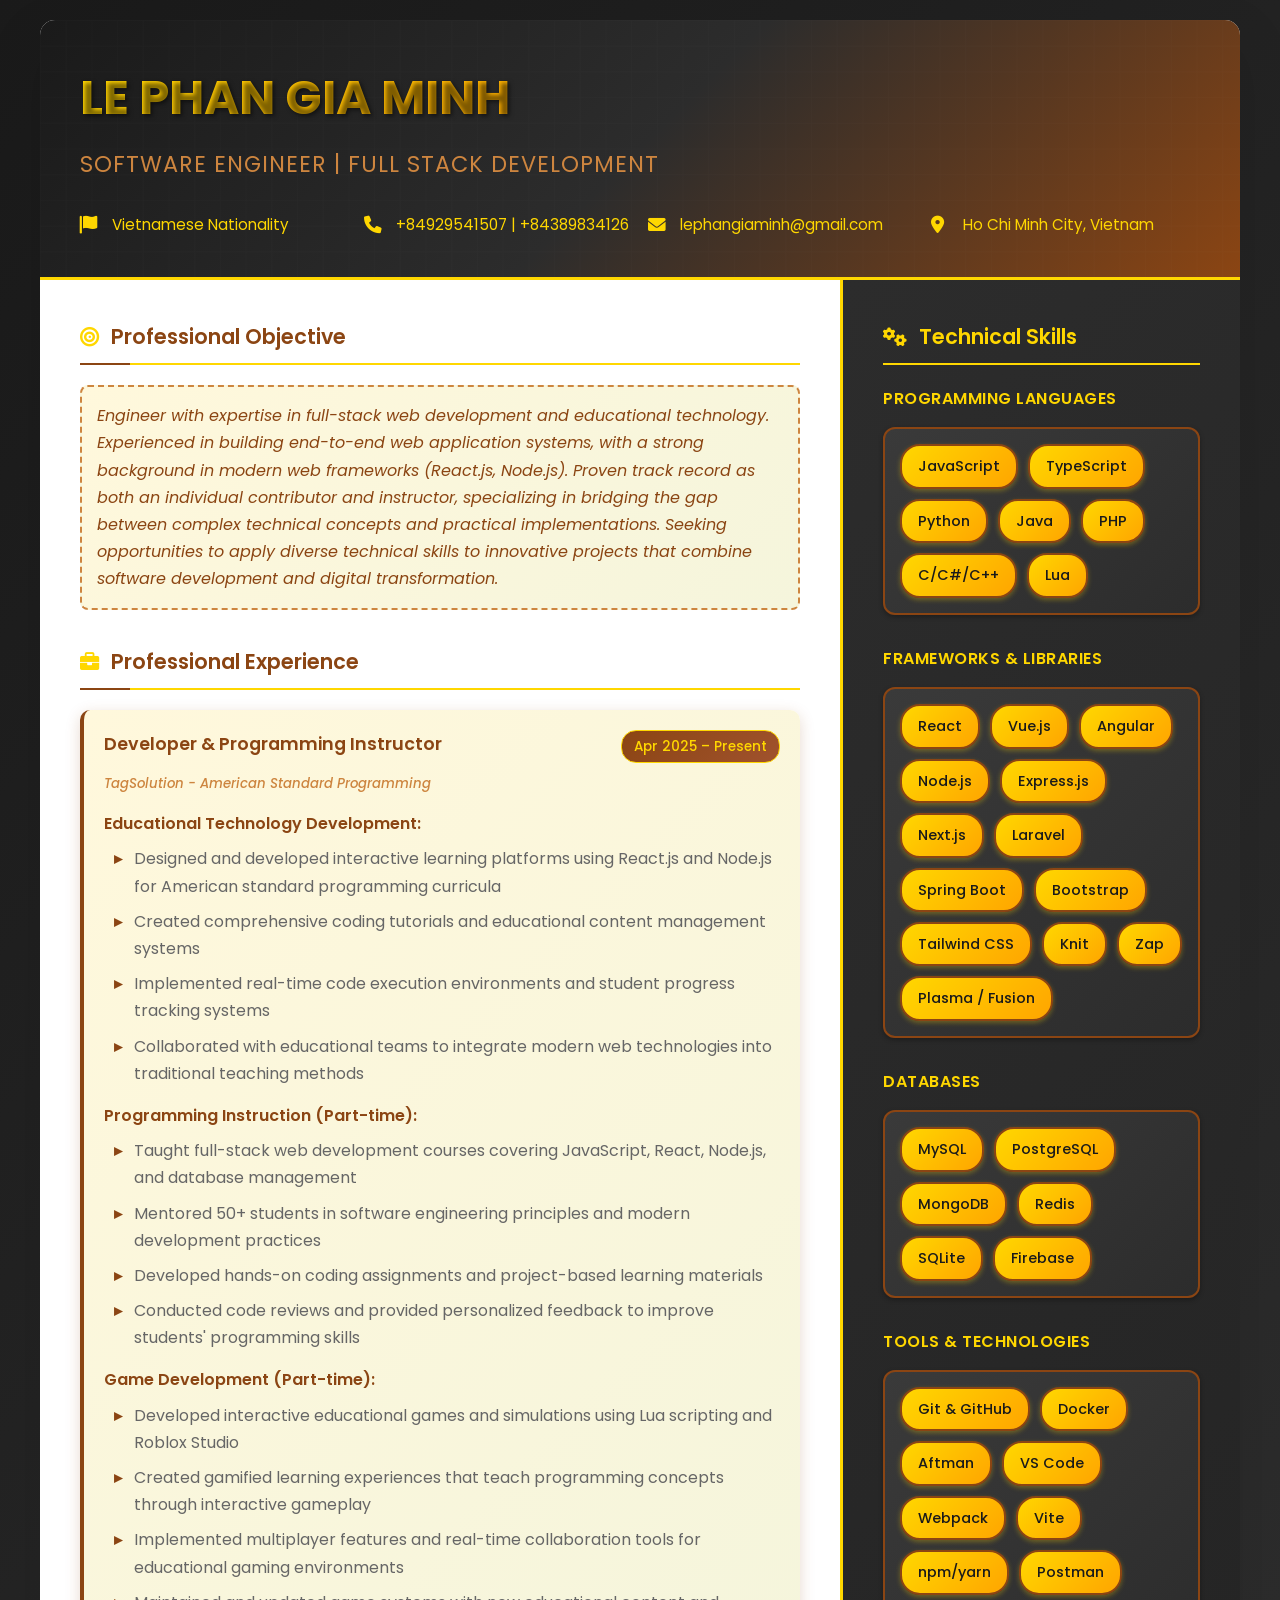
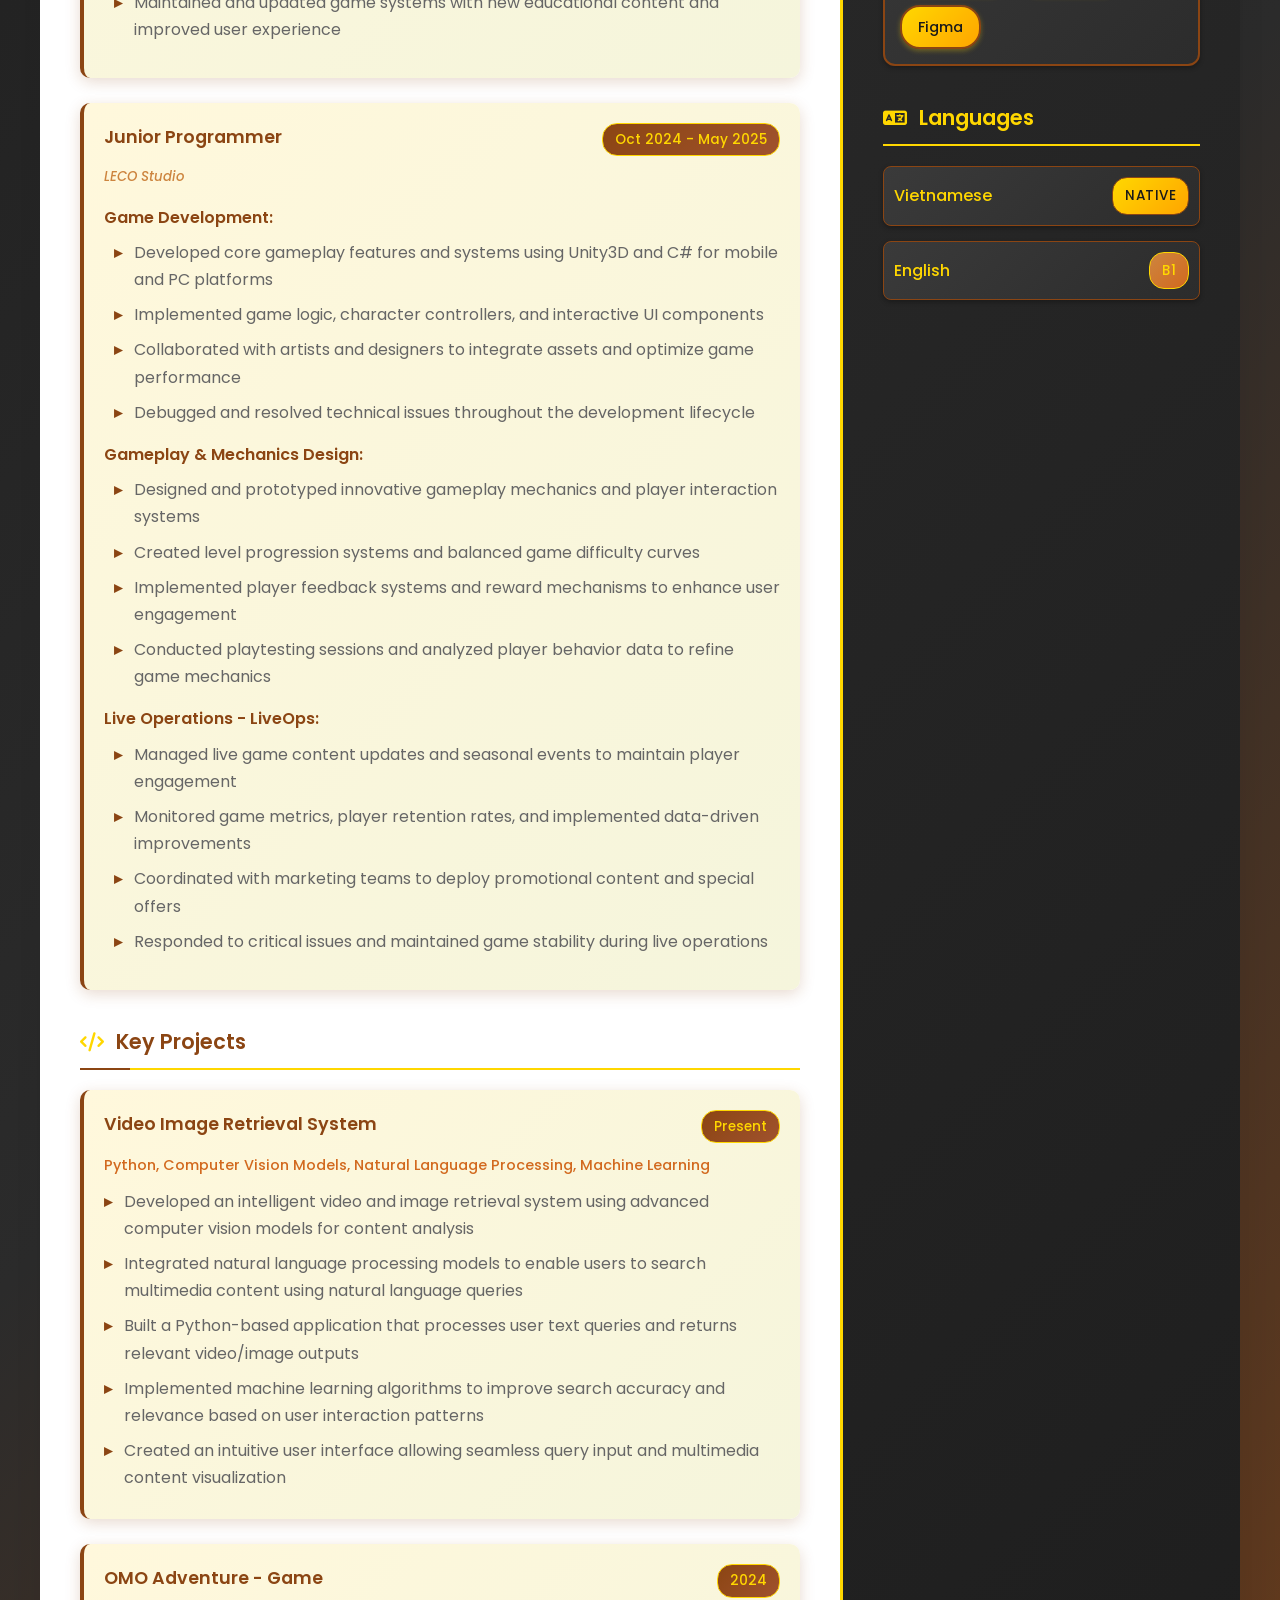
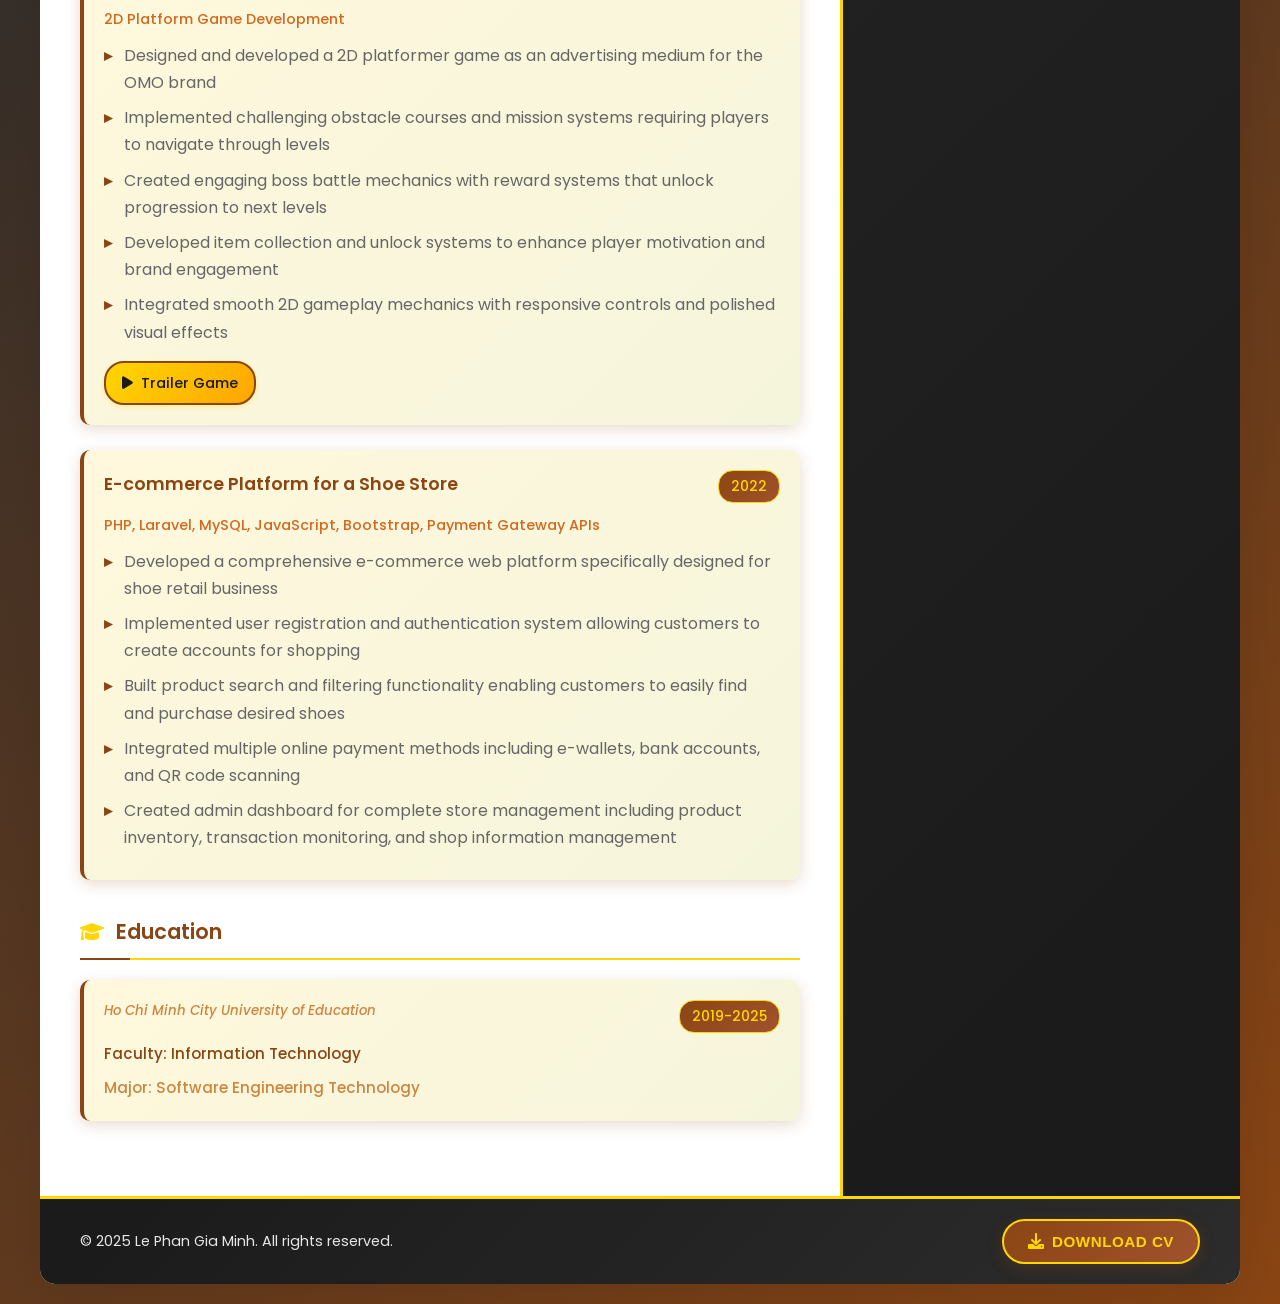
<file: index.html>
<!DOCTYPE html>
<html lang="vi">
<head>
    <meta charset="UTF-8">
    <meta name="viewport" content="width=device-width, initial-scale=1.0">
    <title>LE PHAN GIA MINH - CV Profile</title>
    <link rel="stylesheet" href="css/main.css">
    <link href="https://cdnjs.cloudflare.com/ajax/libs/font-awesome/6.0.0/css/all.min.css" rel="stylesheet">
    <link href="https://fonts.googleapis.com/css2?family=Poppins:wght@300;400;500;600;700&display=swap" rel="stylesheet">
    <base href="https://Mle2001.github.io/my-profile/">
</head>
<body>
    <div class="container">
        <!-- Header Section -->
        <header class="header">
            <div class="header-content">
                <div class="profile-info">
                    <h1 class="name">LE PHAN GIA MINH</h1>
                    <h2 class="title">Software Engineer | Full Stack Development</h2>
                    <div class="contact-info">
                        <div class="contact-item">
                            <i class="fas fa-flag"></i>
                            <span>Vietnamese Nationality</span>
                        </div>
                        <div class="contact-item">
                            <i class="fas fa-phone"></i>
                            <span>+84929541507 | +84389834126</span>
                        </div>
                        <div class="contact-item">
                            <i class="fas fa-envelope"></i>
                            <span>lephangiaminh@gmail.com</span>
                        </div>
                        <div class="contact-item">
                            <i class="fas fa-map-marker-alt"></i>
                            <span>Ho Chi Minh City, Vietnam</span>
                        </div>
                    </div>
                </div>
                
            </div>
        </header>

        <!-- Main Content -->
        <div class="main-content">
            <!-- Left Column -->
            <div class="left-column">
                <!-- Professional Objective -->
                <section class="section">
                    <h3 class="section-title">
                        <i class="fas fa-bullseye"></i>
                        Professional Objective
                    </h3>
                    <div class="section-content">
                        <p class="placeholder-text">
                            <!-- Nội dung mục tiêu nghề nghiệp sẽ được điền vào đây -->
                             Engineer with expertise in full-stack web development and educational technology. Experienced in building end-to-end web application systems, with a strong background in modern web frameworks (React.js, Node.js). Proven track record as both an individual contributor and instructor, specializing in bridging the gap between complex technical concepts and practical implementations. Seeking opportunities to apply diverse technical skills to innovative projects that combine software development and digital transformation.
                        </p>
                    </div>
                </section>

                <!-- Professional Experience -->
                <section class="section">
                    <h3 class="section-title">
                        <i class="fas fa-briefcase"></i>
                        Professional Experience
                    </h3>
                    <div class="section-content">
                        <div class="experience-item">
                            <div class="experience-header">
                                <h4 class="job-title">Developer & Programming Instructor</h4>
                                <span class="job-date">Apr 2025 – Present</span>
                            </div>
                            <h5 class="company-name">TagSolution - American Standard Programming</h5>
                            <div class="job-responsibilities">
                                <div class="responsibility-section">
                                    <h6 class="responsibility-title">Educational Technology Development:</h6>
                                    <ul class="job-description">
                                        <li>Designed and developed interactive learning platforms using React.js and Node.js for American standard programming curricula</li>
                                        <li>Created comprehensive coding tutorials and educational content management systems</li>
                                        <li>Implemented real-time code execution environments and student progress tracking systems</li>
                                        <li>Collaborated with educational teams to integrate modern web technologies into traditional teaching methods</li>
                                    </ul>
                                </div>
                                <div class="responsibility-section">
                                    <h6 class="responsibility-title">Programming Instruction (Part-time):</h6>
                                    <ul class="job-description">
                                        <li>Taught full-stack web development courses covering JavaScript, React, Node.js, and database management</li>
                                        <li>Mentored 50+ students in software engineering principles and modern development practices</li>
                                        <li>Developed hands-on coding assignments and project-based learning materials</li>
                                        <li>Conducted code reviews and provided personalized feedback to improve students' programming skills</li>
                                    </ul>
                                </div>
                                <div class="responsibility-section">
                                    <h6 class="responsibility-title">Game Development (Part-time):</h6>
                                    <ul class="job-description">
                                        <li>Developed interactive educational games and simulations using Lua scripting and Roblox Studio</li>
                                        <li>Created gamified learning experiences that teach programming concepts through interactive gameplay</li>
                                        <li>Implemented multiplayer features and real-time collaboration tools for educational gaming environments</li>
                                        <li>Maintained and updated game systems with new educational content and improved user experience</li>
                                    </ul>
                                </div>
                            </div>
                        </div>

                        <div class="experience-item">
                            <div class="experience-header">
                                <h4 class="job-title">Junior Programmer</h4>
                                <span class="job-date">Oct 2024 - May 2025</span>
                            </div>
                            <h5 class="company-name">LECO Studio</h5>
                            <div class="job-responsibilities">
                                <div class="responsibility-section">
                                    <h6 class="responsibility-title">Game Development:</h6>
                                    <ul class="job-description">
                                        <li>Developed core gameplay features and systems using Unity3D and C# for mobile and PC platforms</li>
                                        <li>Implemented game logic, character controllers, and interactive UI components</li>
                                        <li>Collaborated with artists and designers to integrate assets and optimize game performance</li>
                                        <li>Debugged and resolved technical issues throughout the development lifecycle</li>
                                    </ul>
                                </div>
                                <div class="responsibility-section">
                                    <h6 class="responsibility-title">Gameplay & Mechanics Design:</h6>
                                    <ul class="job-description">
                                        <li>Designed and prototyped innovative gameplay mechanics and player interaction systems</li>
                                        <li>Created level progression systems and balanced game difficulty curves</li>
                                        <li>Implemented player feedback systems and reward mechanisms to enhance user engagement</li>
                                        <li>Conducted playtesting sessions and analyzed player behavior data to refine game mechanics</li>
                                    </ul>
                                </div>
                                <div class="responsibility-section">
                                    <h6 class="responsibility-title">Live Operations - LiveOps:</h6>
                                    <ul class="job-description">
                                        <li>Managed live game content updates and seasonal events to maintain player engagement</li>
                                        <li>Monitored game metrics, player retention rates, and implemented data-driven improvements</li>
                                        <li>Coordinated with marketing teams to deploy promotional content and special offers</li>
                                        <li>Responded to critical issues and maintained game stability during live operations</li>
                                    </ul>
                                </div>
                            </div>
                        </div>
                    </div>
                </section>

                <!-- Key Projects -->
                <section class="section">
                    <h3 class="section-title">
                        <i class="fas fa-code"></i>
                        Key Projects
                    </h3>
                    <div class="section-content">
                        <div class="project-item">
                            <div class="project-header">
                                <h4 class="project-name">Video Image Retrieval System</h4>
                                <span class="project-date">Present</span>
                            </div>
                            <p class="project-tech">Python, Computer Vision Models, Natural Language Processing, Machine Learning</p>
                            <ul class="project-description">
                                <li>Developed an intelligent video and image retrieval system using advanced computer vision models for content analysis</li>
                                <li>Integrated natural language processing models to enable users to search multimedia content using natural language queries</li>
                                <li>Built a Python-based application that processes user text queries and returns relevant video/image outputs</li>
                                <li>Implemented machine learning algorithms to improve search accuracy and relevance based on user interaction patterns</li>
                                <li>Created an intuitive user interface allowing seamless query input and multimedia content visualization</li>
                            </ul>
                        </div>

                        <div class="project-item">
                            <div class="project-header">
                                <h4 class="project-name">OMO Adventure - Game</h4>
                                <span class="project-date">2024</span>
                            </div>
                            <p class="project-tech">2D Platform Game Development</p>
                            <ul class="project-description">
                                <li>Designed and developed a 2D platformer game as an advertising medium for the OMO brand</li>
                                <li>Implemented challenging obstacle courses and mission systems requiring players to navigate through levels</li>
                                <li>Created engaging boss battle mechanics with reward systems that unlock progression to next levels</li>
                                <li>Developed item collection and unlock systems to enhance player motivation and brand engagement</li>
                                <li>Integrated smooth 2D gameplay mechanics with responsive controls and polished visual effects</li>
                            </ul>
                            <div class="project-links">
                                <a href="https://www.youtube.com/watch?v=OtcY9XjvScQ" target="_blank" class="project-trailer-btn">
                                    <i class="fas fa-play"></i> Trailer Game
                                </a>
                            </div>
                        </div>

                        <div class="project-item">
                            <div class="project-header">
                                <h4 class="project-name">E-commerce Platform for a Shoe Store</h4>
                                <span class="project-date">2022</span>
                            </div>
                            <p class="project-tech">PHP, Laravel, MySQL, JavaScript, Bootstrap, Payment Gateway APIs</p>
                            <ul class="project-description">
                                <li>Developed a comprehensive e-commerce web platform specifically designed for shoe retail business</li>
                                <li>Implemented user registration and authentication system allowing customers to create accounts for shopping</li>
                                <li>Built product search and filtering functionality enabling customers to easily find and purchase desired shoes</li>
                                <li>Integrated multiple online payment methods including e-wallets, bank accounts, and QR code scanning</li>
                                <li>Created admin dashboard for complete store management including product inventory, transaction monitoring, and shop information management</li>
                            </ul>
                        </div>
                    </div>
                </section>

                <!-- Education -->
                <section class="section">
                    <h3 class="section-title">
                        <i class="fas fa-graduation-cap"></i>
                        Education
                    </h3>
                    <div class="section-content">
                        <div class="education-item">
                            <div class="education-header">
                                <h5 class="school">Ho Chi Minh City University of Education</h5>
                                <span class="education-date">2019-2025</span>
                            </div>
                            <div class="education-details">
                                <p class="faculty">Faculty: Information Technology</p>
                                <p class="major">Major: Software Engineering Technology</p>
                            </div>
                        </div>
                    </div>
                </section>
            </div>

            <!-- Right Column -->
            <div class="right-column">
                <!-- Technical Skills -->
                <section class="section">
                    <h3 class="section-title">
                        <i class="fas fa-cogs"></i>
                        Technical Skills
                    </h3>
                    <div class="section-content">
                        <!-- Programming Languages -->
                        <div class="skill-category">
                            <h4 class="skill-category-title">Programming Languages</h4>
                            <div class="tools-grid">
                                <span class="tool-badge">JavaScript</span>
                                <span class="tool-badge">TypeScript</span>
                                <span class="tool-badge">Python</span>
                                <span class="tool-badge">Java</span>
                                <span class="tool-badge">PHP</span>
                                <span class="tool-badge">C/C#/C++</span>
                                <span class="tool-badge">Lua</span>
                            </div>
                        </div>

                        <!-- Frameworks & Libraries -->
                        <div class="skill-category">
                            <h4 class="skill-category-title">Frameworks & Libraries</h4>
                            <div class="tools-grid">
                                <span class="tool-badge">React</span>
                                <span class="tool-badge">Vue.js</span>
                                <span class="tool-badge">Angular</span>
                                <span class="tool-badge">Node.js</span>
                                <span class="tool-badge">Express.js</span>
                                <span class="tool-badge">Next.js</span>
                                <span class="tool-badge">Laravel</span>
                                <span class="tool-badge">Spring Boot</span>
                                <span class="tool-badge">Bootstrap</span>
                                <span class="tool-badge">Tailwind CSS</span>
                                <span class="tool-badge">Knit</span>
                                <span class="tool-badge">Zap</span>
                                <span class="tool-badge">Plasma / Fusion</span>
                            </div>
                        </div>

                        <!-- Databases -->
                        <div class="skill-category">
                            <h4 class="skill-category-title">Databases</h4>
                            <div class="tools-grid">
                                <span class="tool-badge">MySQL</span>
                                <span class="tool-badge">PostgreSQL</span>
                                <span class="tool-badge">MongoDB</span>
                                <span class="tool-badge">Redis</span>
                                <span class="tool-badge">SQLite</span>
                                <span class="tool-badge">Firebase</span>
                            </div>
                        </div>

                        <!-- Tools & Technologies -->
                        <div class="skill-category">
                            <h4 class="skill-category-title">Tools & Technologies</h4>
                            <div class="tools-grid">
                                <span class="tool-badge">Git & GitHub</span>
                                <span class="tool-badge">Docker</span>
                                <span class="tool-badge">Aftman</span>
                                <span class="tool-badge">VS Code</span>
                                <span class="tool-badge">Webpack</span>
                                <span class="tool-badge">Vite</span>
                                <span class="tool-badge">npm/yarn</span>
                                <span class="tool-badge">Postman</span>
                                <span class="tool-badge">Figma</span>
                            </div>
                        </div>
                    </div>
                </section>

                <section class="section">
                    <h3 class="section-title">
                        <i class="fas fa-language"></i>
                        Languages
                    </h3>
                    <div class="section-content">
                        <div class="skill-category">
                            <div class="skills-list">
                                <div class="skill-item">
                                    <span class="skill-name">Vietnamese</span>
                                    <span class="language-level native">Native</span>
                                </div>
                                <div class="skill-item">
                                    <span class="skill-name">English</span>
                                    <span class="language-level b1">B1</span>
                                </div>
                            </div>
                        </div>
                    </div>
                </section>

                <!-- Certifications (Optional) -->
                <!-- <section class="section">
                    <h3 class="section-title">
                        <i class="fas fa-certificate"></i>
                        Certifications
                    </h3>
                    <div class="section-content">
                        <div class="certification-item">
                            <h4 class="cert-name"></h4>
                            <p class="cert-issuer"></p>
                            <span class="cert-date"></span>
                        </div>
                    </div>
                </section> -->
            </div>
        </div>

        <!-- Footer -->
        <footer class="footer">
            <div class="footer-content">
                <div class="footer-left">
                    <p class="copyright">© 2025 Le Phan Gia Minh. All rights reserved.</p>
                </div>
                <div class="footer-right">
                    <button class="download-cv-btn" onclick="downloadCV()">
                        <i class="fas fa-download"></i>
                        Download CV
                    </button>
                </div>
            </div>
        </footer>
    </div>

    <script src="javascript/main.js"></script>
</body>
</html>
</file>
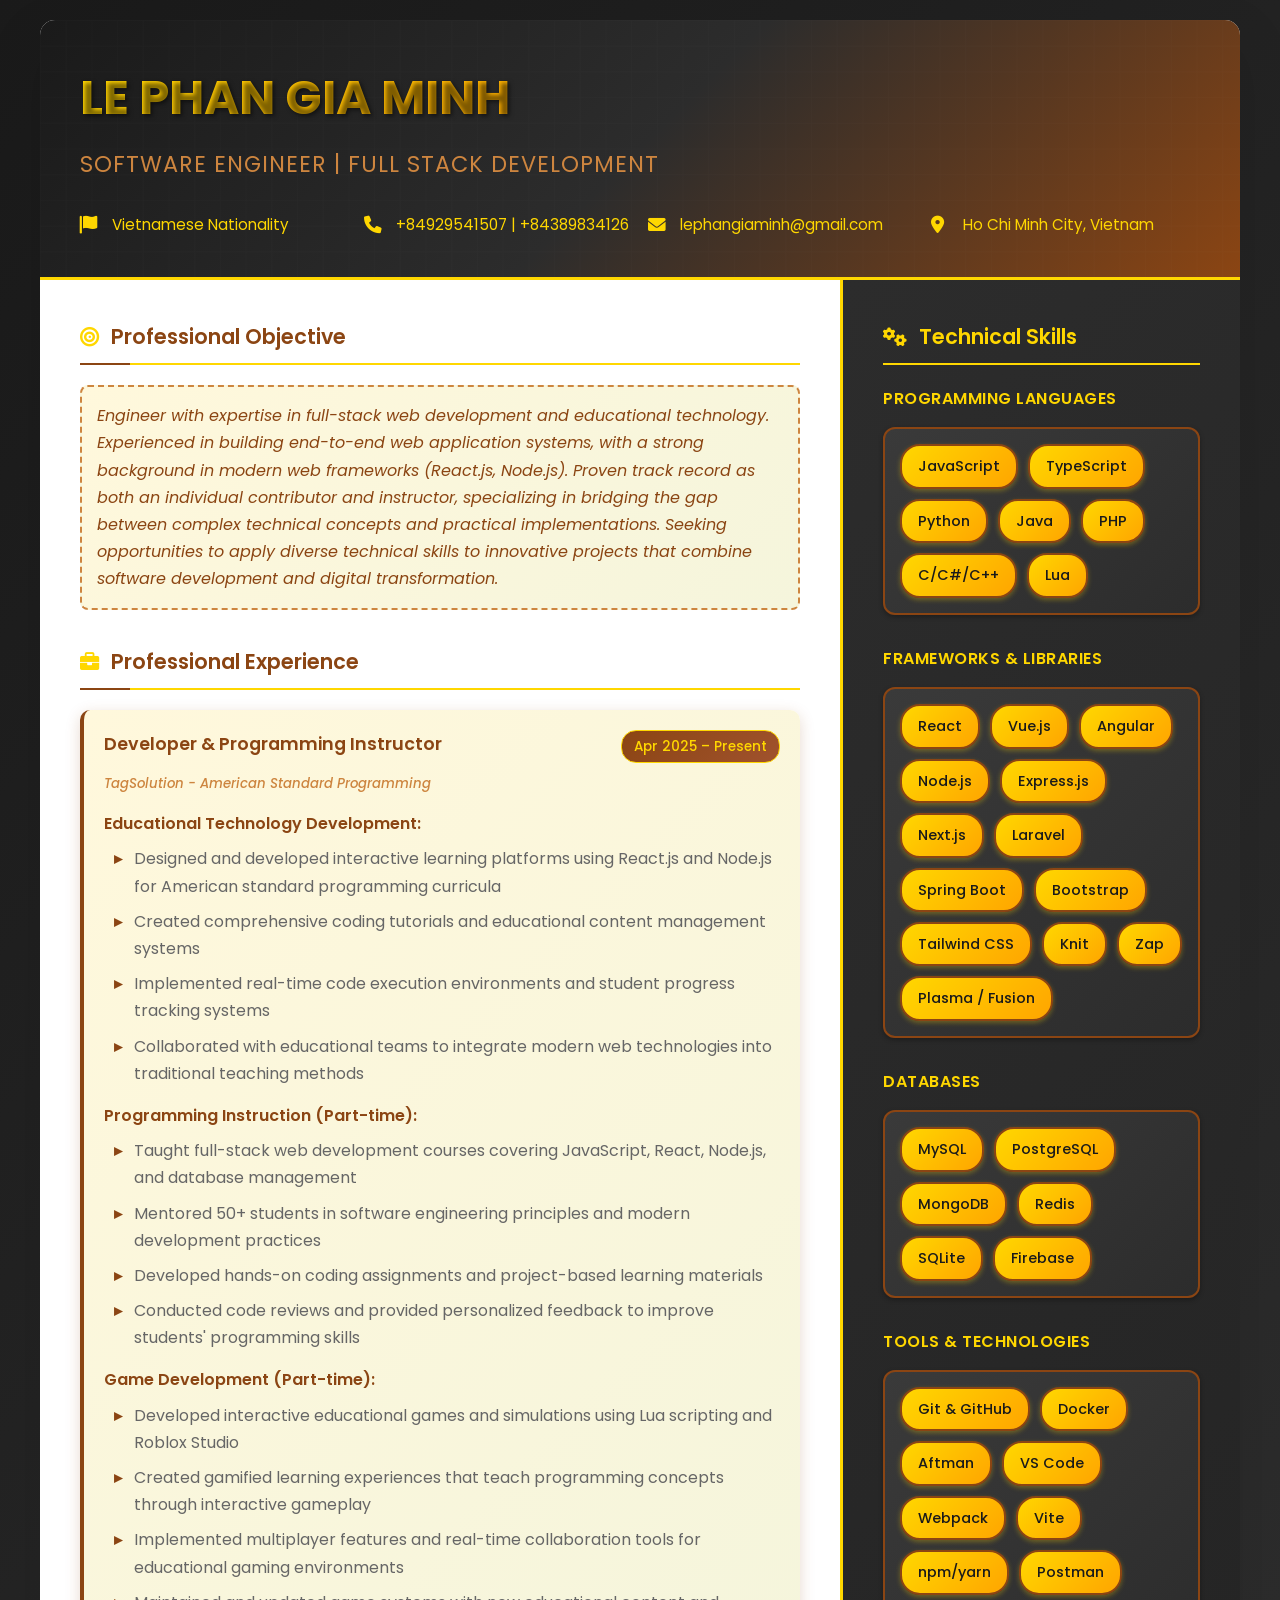
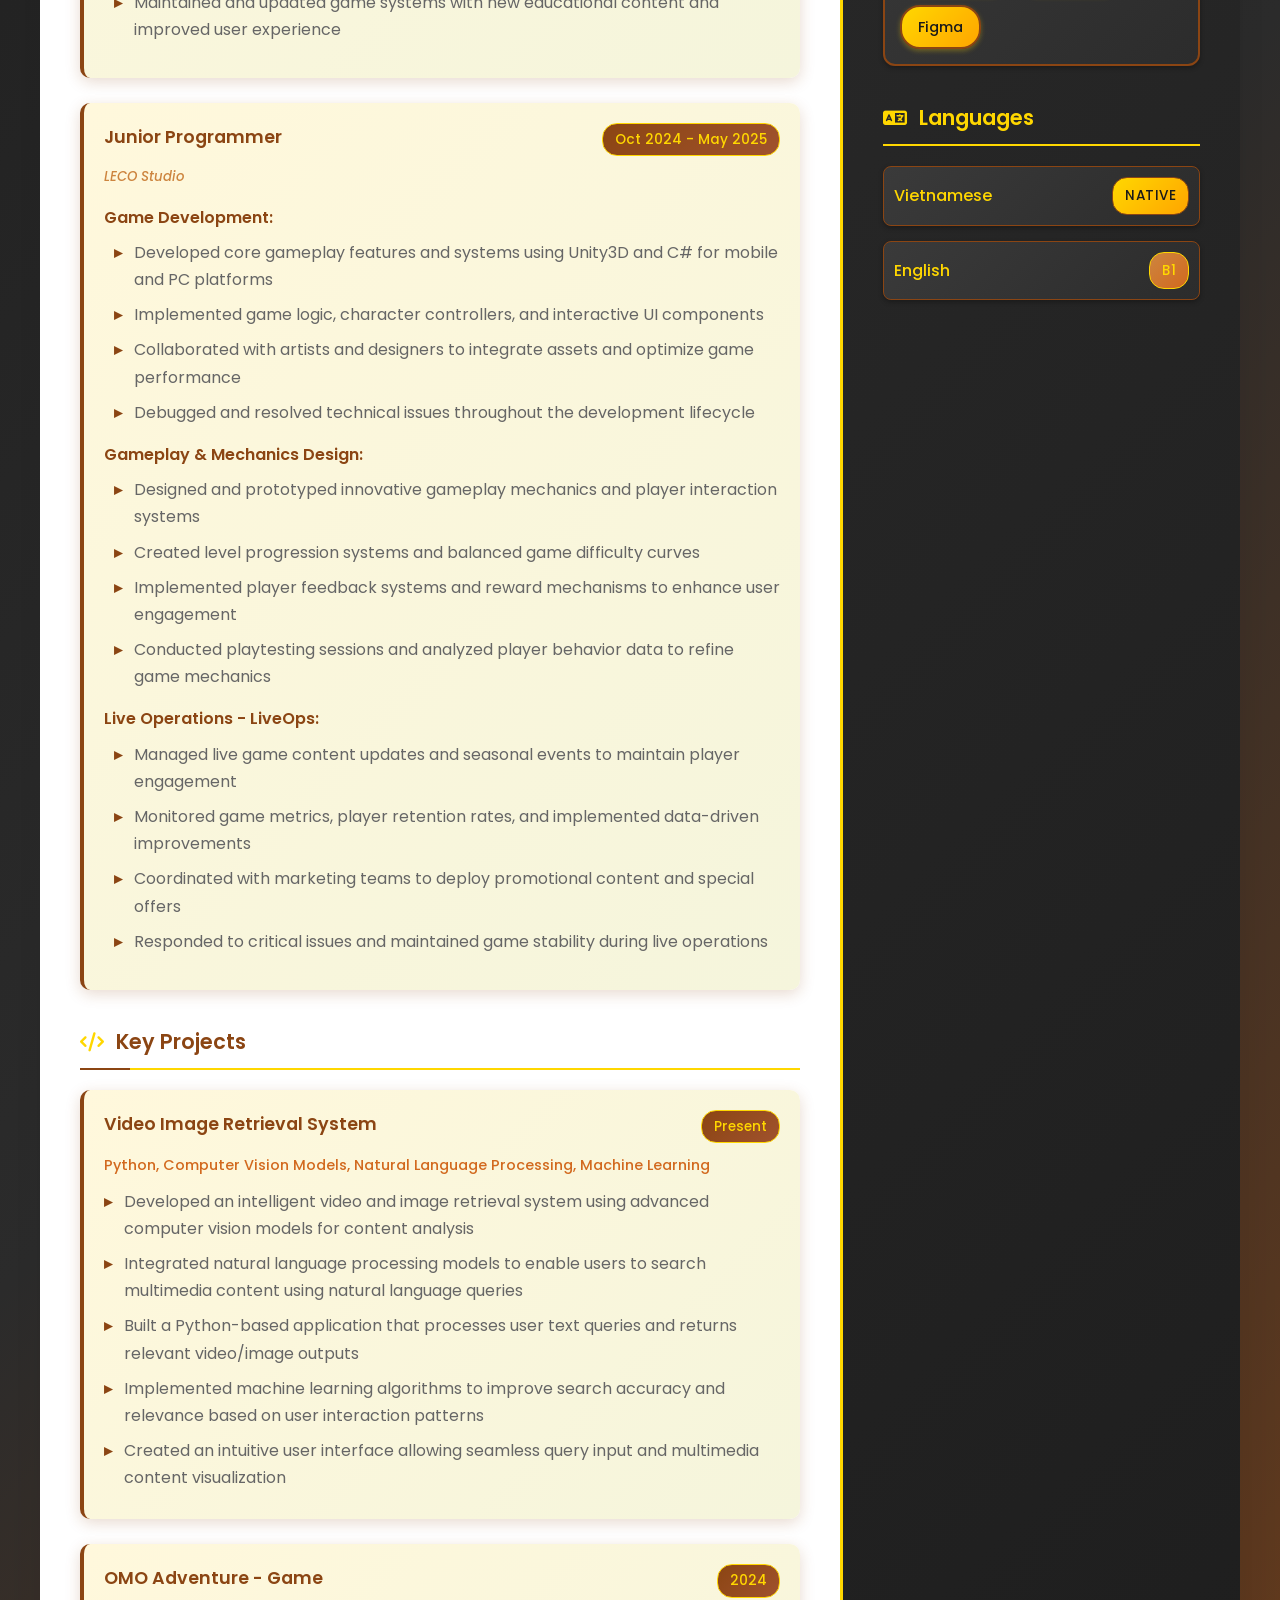
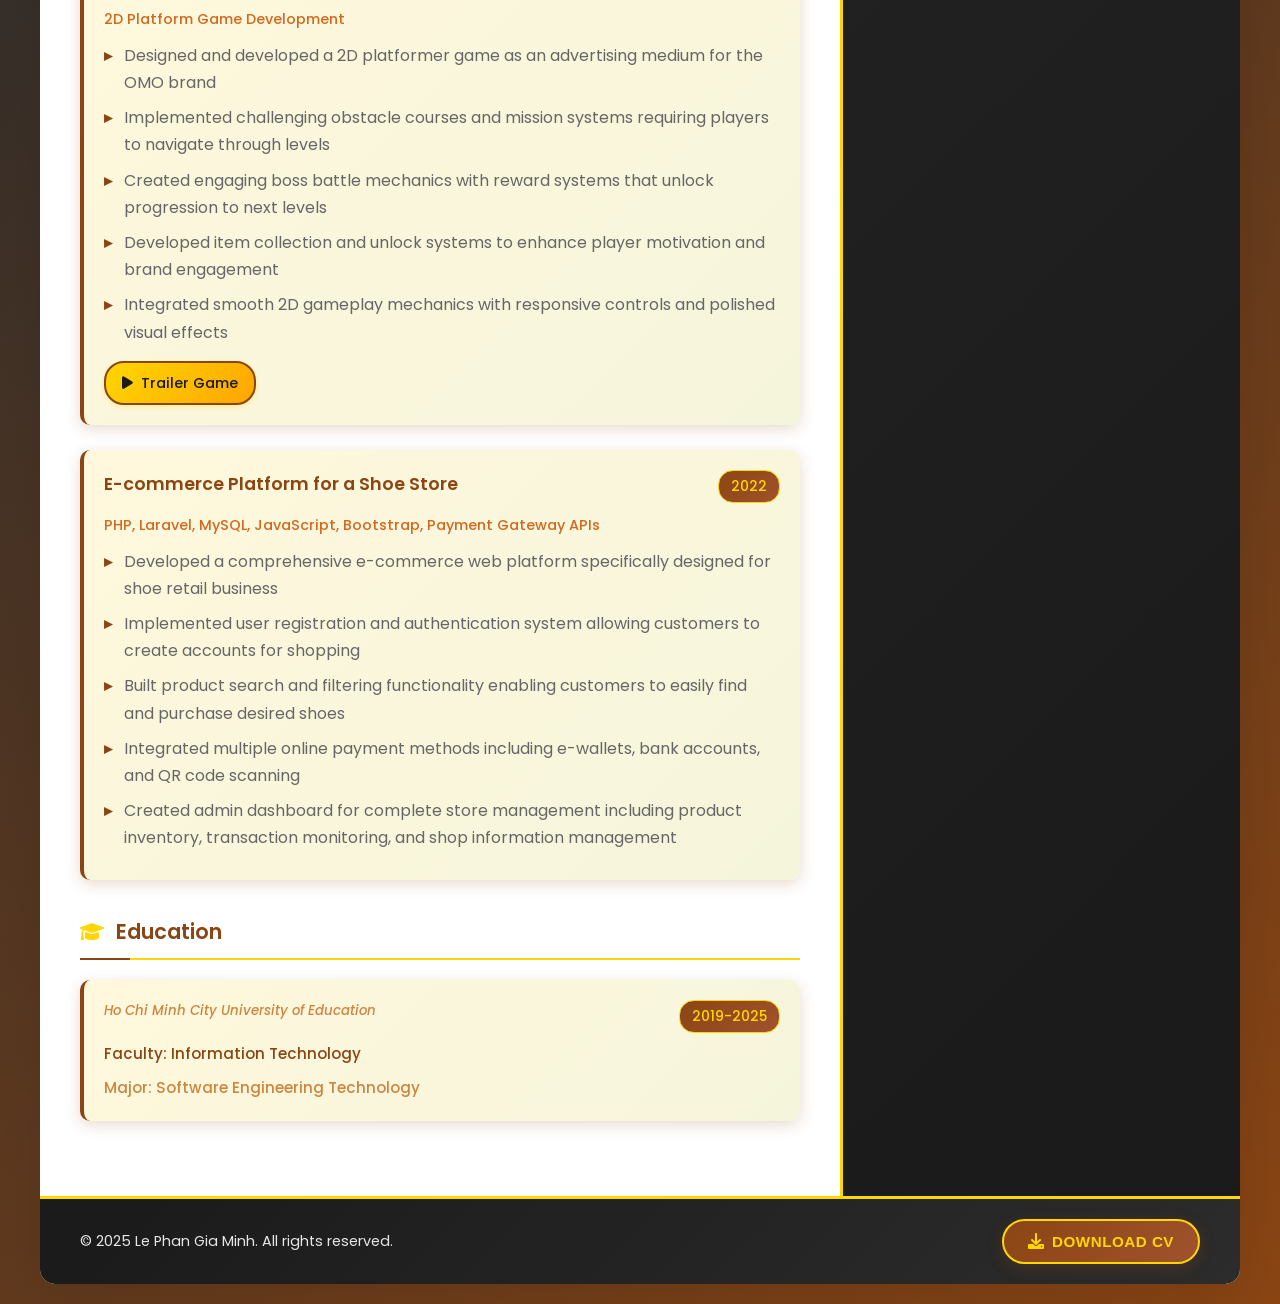
<file: html/index.html>
<!DOCTYPE html>
<html lang="vi">
<head>
    <meta charset="UTF-8">
    <meta name="viewport" content="width=device-width, initial-scale=1.0">
    <title>LE PHAN GIA MINH - CV Profile</title>
    <link rel="stylesheet" href="../css/main.css">
    <link href="https://cdnjs.cloudflare.com/ajax/libs/font-awesome/6.0.0/css/all.min.css" rel="stylesheet">
    <link href="https://fonts.googleapis.com/css2?family=Poppins:wght@300;400;500;600;700&display=swap" rel="stylesheet">
</head>
<body>
    <div class="container">
        <!-- Header Section -->
        <header class="header">
            <div class="header-content">
                <div class="profile-info">
                    <h1 class="name">LE PHAN GIA MINH</h1>
                    <h2 class="title">Software Engineer | Full Stack Development</h2>
                    <div class="contact-info">
                        <div class="contact-item">
                            <i class="fas fa-flag"></i>
                            <span>Vietnamese Nationality</span>
                        </div>
                        <div class="contact-item">
                            <i class="fas fa-phone"></i>
                            <span>+84929541507 | +84389834126</span>
                        </div>
                        <div class="contact-item">
                            <i class="fas fa-envelope"></i>
                            <span>lephangiaminh@gmail.com</span>
                        </div>
                        <div class="contact-item">
                            <i class="fas fa-map-marker-alt"></i>
                            <span>Ho Chi Minh City, Vietnam</span>
                        </div>
                    </div>
                </div>
                
            </div>
        </header>

        <!-- Main Content -->
        <div class="main-content">
            <!-- Left Column -->
            <div class="left-column">
                <!-- Professional Objective -->
                <section class="section">
                    <h3 class="section-title">
                        <i class="fas fa-bullseye"></i>
                        Professional Objective
                    </h3>
                    <div class="section-content">
                        <p class="placeholder-text">
                            <!-- Nội dung mục tiêu nghề nghiệp sẽ được điền vào đây -->
                             Engineer with expertise in full-stack web development and educational technology. Experienced in building end-to-end web application systems, with a strong background in modern web frameworks (React.js, Node.js). Proven track record as both an individual contributor and instructor, specializing in bridging the gap between complex technical concepts and practical implementations. Seeking opportunities to apply diverse technical skills to innovative projects that combine software development and digital transformation.
                        </p>
                    </div>
                </section>

                <!-- Professional Experience -->
                <section class="section">
                    <h3 class="section-title">
                        <i class="fas fa-briefcase"></i>
                        Professional Experience
                    </h3>
                    <div class="section-content">
                        <div class="experience-item">
                            <div class="experience-header">
                                <h4 class="job-title">Developer & Programming Instructor</h4>
                                <span class="job-date">Apr 2025 – Present</span>
                            </div>
                            <h5 class="company-name">TagSolution - American Standard Programming</h5>
                            <div class="job-responsibilities">
                                <div class="responsibility-section">
                                    <h6 class="responsibility-title">Educational Technology Development:</h6>
                                    <ul class="job-description">
                                        <li>Designed and developed interactive learning platforms using React.js and Node.js for American standard programming curricula</li>
                                        <li>Created comprehensive coding tutorials and educational content management systems</li>
                                        <li>Implemented real-time code execution environments and student progress tracking systems</li>
                                        <li>Collaborated with educational teams to integrate modern web technologies into traditional teaching methods</li>
                                    </ul>
                                </div>
                                <div class="responsibility-section">
                                    <h6 class="responsibility-title">Programming Instruction (Part-time):</h6>
                                    <ul class="job-description">
                                        <li>Taught full-stack web development courses covering JavaScript, React, Node.js, and database management</li>
                                        <li>Mentored 50+ students in software engineering principles and modern development practices</li>
                                        <li>Developed hands-on coding assignments and project-based learning materials</li>
                                        <li>Conducted code reviews and provided personalized feedback to improve students' programming skills</li>
                                    </ul>
                                </div>
                                <div class="responsibility-section">
                                    <h6 class="responsibility-title">Game Development (Part-time):</h6>
                                    <ul class="job-description">
                                        <li>Developed interactive educational games and simulations using Lua scripting and Roblox Studio</li>
                                        <li>Created gamified learning experiences that teach programming concepts through interactive gameplay</li>
                                        <li>Implemented multiplayer features and real-time collaboration tools for educational gaming environments</li>
                                        <li>Maintained and updated game systems with new educational content and improved user experience</li>
                                    </ul>
                                </div>
                            </div>
                        </div>

                        <div class="experience-item">
                            <div class="experience-header">
                                <h4 class="job-title">Junior Programmer</h4>
                                <span class="job-date">Oct 2024 - May 2025</span>
                            </div>
                            <h5 class="company-name">LECO Studio</h5>
                            <div class="job-responsibilities">
                                <div class="responsibility-section">
                                    <h6 class="responsibility-title">Game Development:</h6>
                                    <ul class="job-description">
                                        <li>Developed core gameplay features and systems using Unity3D and C# for mobile and PC platforms</li>
                                        <li>Implemented game logic, character controllers, and interactive UI components</li>
                                        <li>Collaborated with artists and designers to integrate assets and optimize game performance</li>
                                        <li>Debugged and resolved technical issues throughout the development lifecycle</li>
                                    </ul>
                                </div>
                                <div class="responsibility-section">
                                    <h6 class="responsibility-title">Gameplay & Mechanics Design:</h6>
                                    <ul class="job-description">
                                        <li>Designed and prototyped innovative gameplay mechanics and player interaction systems</li>
                                        <li>Created level progression systems and balanced game difficulty curves</li>
                                        <li>Implemented player feedback systems and reward mechanisms to enhance user engagement</li>
                                        <li>Conducted playtesting sessions and analyzed player behavior data to refine game mechanics</li>
                                    </ul>
                                </div>
                                <div class="responsibility-section">
                                    <h6 class="responsibility-title">Live Operations - LiveOps:</h6>
                                    <ul class="job-description">
                                        <li>Managed live game content updates and seasonal events to maintain player engagement</li>
                                        <li>Monitored game metrics, player retention rates, and implemented data-driven improvements</li>
                                        <li>Coordinated with marketing teams to deploy promotional content and special offers</li>
                                        <li>Responded to critical issues and maintained game stability during live operations</li>
                                    </ul>
                                </div>
                            </div>
                        </div>
                    </div>
                </section>

                <!-- Key Projects -->
                <section class="section">
                    <h3 class="section-title">
                        <i class="fas fa-code"></i>
                        Key Projects
                    </h3>
                    <div class="section-content">
                        <div class="project-item">
                            <div class="project-header">
                                <h4 class="project-name">Video Image Retrieval System</h4>
                                <span class="project-date">Present</span>
                            </div>
                            <p class="project-tech">Python, Computer Vision Models, Natural Language Processing, Machine Learning</p>
                            <ul class="project-description">
                                <li>Developed an intelligent video and image retrieval system using advanced computer vision models for content analysis</li>
                                <li>Integrated natural language processing models to enable users to search multimedia content using natural language queries</li>
                                <li>Built a Python-based application that processes user text queries and returns relevant video/image outputs</li>
                                <li>Implemented machine learning algorithms to improve search accuracy and relevance based on user interaction patterns</li>
                                <li>Created an intuitive user interface allowing seamless query input and multimedia content visualization</li>
                            </ul>
                        </div>

                        <div class="project-item">
                            <div class="project-header">
                                <h4 class="project-name">OMO Adventure - Game</h4>
                                <span class="project-date">2024</span>
                            </div>
                            <p class="project-tech">2D Platform Game Development</p>
                            <ul class="project-description">
                                <li>Designed and developed a 2D platformer game as an advertising medium for the OMO brand</li>
                                <li>Implemented challenging obstacle courses and mission systems requiring players to navigate through levels</li>
                                <li>Created engaging boss battle mechanics with reward systems that unlock progression to next levels</li>
                                <li>Developed item collection and unlock systems to enhance player motivation and brand engagement</li>
                                <li>Integrated smooth 2D gameplay mechanics with responsive controls and polished visual effects</li>
                            </ul>
                            <div class="project-links">
                                <a href="https://www.youtube.com/watch?v=OtcY9XjvScQ" target="_blank" class="project-trailer-btn">
                                    <i class="fas fa-play"></i> Trailer Game
                                </a>
                            </div>
                        </div>

                        <div class="project-item">
                            <div class="project-header">
                                <h4 class="project-name">E-commerce Platform for a Shoe Store</h4>
                                <span class="project-date">2022</span>
                            </div>
                            <p class="project-tech">PHP, Laravel, MySQL, JavaScript, Bootstrap, Payment Gateway APIs</p>
                            <ul class="project-description">
                                <li>Developed a comprehensive e-commerce web platform specifically designed for shoe retail business</li>
                                <li>Implemented user registration and authentication system allowing customers to create accounts for shopping</li>
                                <li>Built product search and filtering functionality enabling customers to easily find and purchase desired shoes</li>
                                <li>Integrated multiple online payment methods including e-wallets, bank accounts, and QR code scanning</li>
                                <li>Created admin dashboard for complete store management including product inventory, transaction monitoring, and shop information management</li>
                            </ul>
                        </div>
                    </div>
                </section>

                <!-- Education -->
                <section class="section">
                    <h3 class="section-title">
                        <i class="fas fa-graduation-cap"></i>
                        Education
                    </h3>
                    <div class="section-content">
                        <div class="education-item">
                            <div class="education-header">
                                <h5 class="school">Ho Chi Minh City University of Education</h5>
                                <span class="education-date">2019-2025</span>
                            </div>
                            <div class="education-details">
                                <p class="faculty">Faculty: Information Technology</p>
                                <p class="major">Major: Software Engineering Technology</p>
                            </div>
                        </div>
                    </div>
                </section>
            </div>

            <!-- Right Column -->
            <div class="right-column">
                <!-- Technical Skills -->
                <section class="section">
                    <h3 class="section-title">
                        <i class="fas fa-cogs"></i>
                        Technical Skills
                    </h3>
                    <div class="section-content">
                        <!-- Programming Languages -->
                        <div class="skill-category">
                            <h4 class="skill-category-title">Programming Languages</h4>
                            <div class="tools-grid">
                                <span class="tool-badge">JavaScript</span>
                                <span class="tool-badge">TypeScript</span>
                                <span class="tool-badge">Python</span>
                                <span class="tool-badge">Java</span>
                                <span class="tool-badge">PHP</span>
                                <span class="tool-badge">C/C#/C++</span>
                                <span class="tool-badge">Lua</span>
                            </div>
                        </div>

                        <!-- Frameworks & Libraries -->
                        <div class="skill-category">
                            <h4 class="skill-category-title">Frameworks & Libraries</h4>
                            <div class="tools-grid">
                                <span class="tool-badge">React</span>
                                <span class="tool-badge">Vue.js</span>
                                <span class="tool-badge">Angular</span>
                                <span class="tool-badge">Node.js</span>
                                <span class="tool-badge">Express.js</span>
                                <span class="tool-badge">Next.js</span>
                                <span class="tool-badge">Laravel</span>
                                <span class="tool-badge">Spring Boot</span>
                                <span class="tool-badge">Bootstrap</span>
                                <span class="tool-badge">Tailwind CSS</span>
                                <span class="tool-badge">Knit</span>
                                <span class="tool-badge">Zap</span>
                                <span class="tool-badge">Plasma / Fusion</span>
                            </div>
                        </div>

                        <!-- Databases -->
                        <div class="skill-category">
                            <h4 class="skill-category-title">Databases</h4>
                            <div class="tools-grid">
                                <span class="tool-badge">MySQL</span>
                                <span class="tool-badge">PostgreSQL</span>
                                <span class="tool-badge">MongoDB</span>
                                <span class="tool-badge">Redis</span>
                                <span class="tool-badge">SQLite</span>
                                <span class="tool-badge">Firebase</span>
                            </div>
                        </div>

                        <!-- Tools & Technologies -->
                        <div class="skill-category">
                            <h4 class="skill-category-title">Tools & Technologies</h4>
                            <div class="tools-grid">
                                <span class="tool-badge">Git & GitHub</span>
                                <span class="tool-badge">Docker</span>
                                <span class="tool-badge">Aftman</span>
                                <span class="tool-badge">VS Code</span>
                                <span class="tool-badge">Webpack</span>
                                <span class="tool-badge">Vite</span>
                                <span class="tool-badge">npm/yarn</span>
                                <span class="tool-badge">Postman</span>
                                <span class="tool-badge">Figma</span>
                            </div>
                        </div>
                    </div>
                </section>

                <section class="section">
                    <h3 class="section-title">
                        <i class="fas fa-language"></i>
                        Languages
                    </h3>
                    <div class="section-content">
                        <div class="skill-category">
                            <div class="skills-list">
                                <div class="skill-item">
                                    <span class="skill-name">Vietnamese</span>
                                    <span class="language-level native">Native</span>
                                </div>
                                <div class="skill-item">
                                    <span class="skill-name">English</span>
                                    <span class="language-level b1">B1</span>
                                </div>
                            </div>
                        </div>
                    </div>
                </section>

                <!-- Certifications (Optional) -->
                <!-- <section class="section">
                    <h3 class="section-title">
                        <i class="fas fa-certificate"></i>
                        Certifications
                    </h3>
                    <div class="section-content">
                        <div class="certification-item">
                            <h4 class="cert-name"></h4>
                            <p class="cert-issuer"></p>
                            <span class="cert-date"></span>
                        </div>
                    </div>
                </section> -->
            </div>
        </div>

        <!-- Footer -->
        <footer class="footer">
            <div class="footer-content">
                <div class="footer-left">
                    <p class="copyright">© 2025 Le Phan Gia Minh. All rights reserved.</p>
                </div>
                <div class="footer-right">
                    <button class="download-cv-btn" onclick="downloadCV()">
                        <i class="fas fa-download"></i>
                        Download CV
                    </button>
                </div>
            </div>
        </footer>
    </div>

    <script src="../javascript/main.js"></script>
</body>
</html>
</file>
<file: css/main.css>
/* Reset và Base Styles */
* {
    margin: 0;
    padding: 0;
    box-sizing: border-box;
}

body {
    font-family: 'Poppins', sans-serif;
    line-height: 1.6;
    color: #2c2c2c;
    background: linear-gradient(135deg, #1a1a1a 0%, #2c2c2c 50%, #8B4513 100%);
    min-height: 100vh;
    padding: 20px;
}

.container {
    max-width: 1200px;
    margin: 0 auto;
    background: white;
    border-radius: 15px;
    box-shadow: 0 20px 60px rgba(0, 0, 0, 0.1);
    overflow: hidden;
    animation: slideUp 0.8s ease-out;
}

@keyframes slideUp {
    from {
        opacity: 0;
        transform: translateY(30px);
    }
    to {
        opacity: 1;
        transform: translateY(0);
    }
}

/* Header Styles */
.header {
    background: linear-gradient(135deg, #1a1a1a 0%, #2c2c2c 50%, #8B4513 100%);
    color: #FFD700;
    padding: 40px;
    position: relative;
    overflow: hidden;
    border-bottom: 3px solid #FFD700;
}

.header::before {
    content: '';
    position: absolute;
    top: 0;
    left: 0;
    right: 0;
    bottom: 0;
    background: url('data:image/svg+xml,<svg xmlns="http://www.w3.org/2000/svg" viewBox="0 0 100 100"><defs><pattern id="grid" width="10" height="10" patternUnits="userSpaceOnUse"><path d="M 10 0 L 0 0 0 10" fill="none" stroke="rgba(255,255,255,0.05)" stroke-width="0.5"/></pattern></defs><rect width="100" height="100" fill="url(%23grid)"/></svg>');
    opacity: 0.3;
}

.header-content {
    display: flex;
    justify-content: space-between;
    align-items: center;
    position: relative;
    z-index: 1;
}

.profile-info {
    flex: 1;
}

.name {
    font-size: 3rem;
    font-weight: 700;
    margin-bottom: 10px;
    background: linear-gradient(135deg, #FFD700, #FFA500, #FFD700);
    -webkit-background-clip: text;
    -webkit-text-fill-color: transparent;
    background-clip: text;
    text-shadow: 2px 2px 4px rgba(0, 0, 0, 0.5);
}

.title {
    font-size: 1.4rem;
    font-weight: 400;
    color: #CD853F;
    margin-bottom: 30px;
    text-transform: uppercase;
    letter-spacing: 1px;
}

.contact-info {
    display: grid;
    grid-template-columns: repeat(auto-fit, minmax(250px, 1fr));
    gap: 15px;
}

.contact-item {
    display: flex;
    align-items: center;
    font-size: 0.95rem;
}

.contact-item i {
    margin-right: 12px;
    width: 20px;
    color: #FFD700;
    font-size: 1.1rem;
}

.profile-photo {
    width: 150px;
    height: 150px;
    border-radius: 50%;
    background: linear-gradient(135deg, #FFD700, #FFA500);
    display: flex;
    align-items: center;
    justify-content: center;
    box-shadow: 0 10px 30px rgba(255, 215, 0, 0.4);
    transition: transform 0.3s ease;
    border: 3px solid #8B4513;
}

.profile-photo:hover {
    transform: scale(1.05);
}

.photo-placeholder {
    color: #1a1a1a;
    font-size: 4rem;
}

/* Main Content Layout */
.main-content {
    display: grid;
    grid-template-columns: 2fr 1fr;
    gap: 0;
    min-height: 600px;
}

.left-column {
    padding: 40px;
    background: white;
}

.right-column {
    padding: 40px;
    background: linear-gradient(135deg, #2c2c2c 0%, #1a1a1a 100%);
    border-left: 3px solid #FFD700;
    color: #FFD700;
}

/* Section Styles */
.section {
    margin-bottom: 35px;
    animation: fadeInUp 0.6s ease-out forwards;
    opacity: 0;
    transform: translateY(20px);
}

.section:nth-child(1) { animation-delay: 0.1s; }
.section:nth-child(2) { animation-delay: 0.2s; }
.section:nth-child(3) { animation-delay: 0.3s; }
.section:nth-child(4) { animation-delay: 0.4s; }

@keyframes fadeInUp {
    to {
        opacity: 1;
        transform: translateY(0);
    }
}

.section-title {
    display: flex;
    align-items: center;
    font-size: 1.3rem;
    font-weight: 600;
    color: #8B4513;
    margin-bottom: 20px;
    padding-bottom: 10px;
    border-bottom: 2px solid #FFD700;
    position: relative;
}

.right-column .section-title {
    color: #FFD700;
}

.section-title i {
    margin-right: 12px;
    color: #FFD700;
    font-size: 1.2rem;
}

.section-title::after {
    content: '';
    position: absolute;
    bottom: -2px;
    left: 0;
    width: 50px;
    height: 2px;
    background: #8B4513;
}

.right-column .section-title::after {
    background: #FFD700;
}

.section-content {
    color: #555;
    line-height: 1.7;
}

.right-column .section-content {
    color: #E6E6E6;
}

/* Experience Styles */
.experience-item, .project-item, .education-item {
    margin-bottom: 25px;
    padding: 20px;
    background: linear-gradient(135deg, #FFF8DC 0%, #F5F5DC 100%);
    border-radius: 10px;
    border-left: 4px solid #8B4513;
    box-shadow: 0 4px 15px rgba(139, 69, 19, 0.2);
    transition: transform 0.3s ease, box-shadow 0.3s ease;
}

.experience-item:hover, .project-item:hover, .education-item:hover {
    transform: translateX(5px);
    box-shadow: 0 8px 25px rgba(255, 215, 0, 0.3);
    border-left-color: #FFD700;
}

.experience-header {
    display: flex;
    justify-content: space-between;
    align-items: flex-start;
    margin-bottom: 8px;
}

.project-header {
    display: flex;
    justify-content: space-between;
    align-items: flex-start;
    margin-bottom: 8px;
}

.education-header {
    display: flex;
    justify-content: space-between;
    align-items: flex-start;
    margin-bottom: 8px;
}

.job-title, .project-name, .degree {
    font-size: 1.1rem;
    font-weight: 600;
    color: #8B4513;
    margin-bottom: 5px;
}

.job-date, .education-date, .project-date {
    background: linear-gradient(135deg, #8B4513, #A0522D);
    color: #FFD700;
    padding: 4px 12px;
    border-radius: 15px;
    font-size: 0.85rem;
    font-weight: 500;
    border: 1px solid #FFD700;
}

.company-name, .school {
    color: #CD853F;
    font-weight: 500;
    font-style: italic;
    margin-bottom: 10px;
}

.project-tech {
    color: #D2691E;
    font-weight: 500;
    font-size: 0.9rem;
    margin-bottom: 10px;
}

.education-details {
    display: flex;
    flex-direction: column;
    gap: 8px;
}

.faculty, .major {
    color: #8B4513;
    font-size: 0.95rem;
    font-weight: 500;
    margin: 0;
}

.major {
    color: #CD853F;
}

.job-responsibilities {
    margin-top: 15px;
}

.responsibility-section {
    margin-bottom: 15px;
}

.responsibility-title {
    color: #8B4513;
    font-size: 1rem;
    font-weight: 600;
    margin-bottom: 8px;
    font-style: normal;
}

.responsibility-section .job-description {
    margin-left: 10px;
}

/* Project Links Styles */
.project-links {
    margin-top: 15px;
    display: flex;
    gap: 10px;
}

.project-trailer-btn {
    display: inline-flex;
    align-items: center;
    gap: 8px;
    background: linear-gradient(135deg, #FFD700, #FFA500);
    color: #1a1a1a;
    text-decoration: none;
    padding: 8px 16px;
    border-radius: 20px;
    font-size: 0.9rem;
    font-weight: 500;
    border: 2px solid #8B4513;
    transition: all 0.3s ease;
    box-shadow: 0 2px 5px rgba(255, 215, 0, 0.3);
}

.project-trailer-btn:hover {
    background: linear-gradient(135deg, #FFA500, #FFD700);
    transform: translateY(-2px);
    box-shadow: 0 4px 10px rgba(255, 215, 0, 0.5);
    border-color: #CD853F;
    color: #1a1a1a;
    text-decoration: none;
}

.project-trailer-btn i {
    font-size: 0.9rem;
}

.job-description, .project-description {
    list-style: none;
    padding-left: 0;
}

.job-description li, .project-description li {
    position: relative;
    padding-left: 20px;
    margin-bottom: 8px;
    color: #666;
}

.job-description li::before, .project-description li::before {
    content: '▸';
    position: absolute;
    left: 0;
    color: #8B4513;
    font-weight: bold;
}

.placeholder-text {
    font-style: italic;
    color: #8B4513;
    background: linear-gradient(135deg, #FFF8DC, #F5F5DC);
    padding: 15px;
    border-radius: 8px;
    border: 2px dashed #CD853F;
}

/* Skills Styles */
.skill-category {
    margin-bottom: 30px;
}

.skill-category-title {
    font-size: 1rem;
    font-weight: 600;
    color: #FFD700;
    margin-bottom: 15px;
    text-transform: uppercase;
    letter-spacing: 0.5px;
}

.skill-item {
    display: flex;
    justify-content: space-between;
    align-items: center;
    margin-bottom: 15px;
    padding: 10px;
    background: linear-gradient(135deg, #3a3a3a, #2c2c2c);
    border-radius: 8px;
    box-shadow: 0 2px 5px rgba(0, 0, 0, 0.3);
    border: 1px solid #8B4513;
}

.skill-name {
    font-weight: 500;
    color: #FFD700;
    flex: 1;
}

.skill-bar {
    width: 120px;
    height: 8px;
    background: #1a1a1a;
    border-radius: 4px;
    overflow: hidden;
    margin-left: 15px;
    border: 1px solid #8B4513;
}

.skill-progress {
    height: 100%;
    background: linear-gradient(135deg, #FFD700, #FFA500);
    border-radius: 4px;
    width: 0;
    transition: width 1.5s ease-in-out;
    position: relative;
}

.skill-progress::after {
    content: '';
    position: absolute;
    top: 0;
    left: 0;
    bottom: 0;
    right: 0;
    background: linear-gradient(90deg, transparent, rgba(255,255,255,0.4), transparent);
    animation: shimmer 2s infinite;
}

@keyframes shimmer {
    0% { transform: translateX(-100%); }
    100% { transform: translateX(100%); }
}

/* Certification Styles */
.certification-item {
    background: linear-gradient(135deg, #3a3a3a, #2c2c2c);
    padding: 15px;
    border-radius: 8px;
    margin-bottom: 15px;
    border-left: 4px solid #FFD700;
    box-shadow: 0 2px 5px rgba(0, 0, 0, 0.3);
    border: 1px solid #8B4513;
}

.cert-name {
    font-weight: 600;
    color: #FFD700;
    margin-bottom: 5px;
}

.cert-issuer {
    color: #CD853F;
    font-weight: 500;
    margin-bottom: 5px;
}

.cert-date {
    color: #E6E6E6;
    font-size: 0.9rem;
}

/* Languages Styles - Same as other skills */
.language-level {
    background: linear-gradient(135deg, #8B4513, #A0522D);
    color: #FFD700;
    padding: 6px 12px;
    border-radius: 15px;
    font-size: 0.85rem;
    font-weight: 500;
    border: 1px solid #FFD700;
    text-transform: uppercase;
    letter-spacing: 0.5px;
}

.language-level.native {
    background: linear-gradient(135deg, #FFD700, #FFA500);
    color: #1a1a1a;
    border: 1px solid #8B4513;
}

.language-level.b1 {
    background: linear-gradient(135deg, #CD853F, #D2691E);
    color: #FFD700;
    border: 1px solid #FFD700;
}

/* Tools Grid Styles */
.tools-grid {
    display: flex;
    flex-wrap: wrap;
    gap: 10px;
    margin-top: 10px;
    padding: 15px;
    background: linear-gradient(135deg, #3a3a3a, #2c2c2c);
    border: 2px solid #8B4513;
    border-radius: 12px;
    box-shadow: 0 2px 5px rgba(0, 0, 0, 0.3);
}

.tool-badge {
    background: linear-gradient(135deg, #FFD700, #FFA500);
    color: #1a1a1a;
    padding: 8px 16px;
    border-radius: 20px;
    font-size: 0.9rem;
    font-weight: 500;
    border: 2px solid #8B4513;
    transition: all 0.3s ease;
    cursor: default;
    box-shadow: 0 2px 5px rgba(255, 215, 0, 0.3);
}

.tool-badge:hover {
    background: linear-gradient(135deg, #FFA500, #FFD700);
    transform: translateY(-2px);
    box-shadow: 0 4px 10px rgba(255, 215, 0, 0.5);
    border-color: #CD853F;
}

/* Footer Styles */
.footer {
    background: linear-gradient(135deg, #1a1a1a 0%, #2c2c2c 100%);
    padding: 20px 40px;
    border-top: 3px solid #FFD700;
    margin-top: 0;
}

.footer-content {
    display: flex;
    justify-content: space-between;
    align-items: center;
    max-width: 1200px;
    margin: 0 auto;
}

.footer-left {
    flex: 1;
}

.copyright {
    color: #E6E6E6;
    font-size: 0.9rem;
    margin: 0;
}

.footer-right {
    display: flex;
    align-items: center;
}

.download-cv-btn {
    display: flex;
    align-items: center;
    gap: 8px;
    background: linear-gradient(135deg, #8B4513, #A0522D);
    color: #FFD700;
    border: 2px solid #FFD700;
    padding: 12px 24px;
    border-radius: 25px;
    font-size: 0.95rem;
    font-weight: 600;
    cursor: pointer;
    transition: all 0.3s ease;
    box-shadow: 0 4px 15px rgba(139, 69, 19, 0.3);
    text-transform: uppercase;
    letter-spacing: 0.5px;
}

.download-cv-btn:hover {
    background: linear-gradient(135deg, #A0522D, #8B4513);
    transform: translateY(-2px);
    box-shadow: 0 6px 20px rgba(255, 215, 0, 0.4);
    border-color: #FFA500;
}

.download-cv-btn i {
    font-size: 1rem;
}

/* Responsive Design */
@media (max-width: 768px) {
    .container {
        margin: 10px;
        border-radius: 10px;
    }
    
    .header {
        padding: 30px 20px;
    }
    
    .header-content {
        flex-direction: column;
        text-align: center;
        gap: 30px;
    }
    
    .name {
        font-size: 2.5rem;
    }
    
    .title {
        font-size: 1.2rem;
    }
    
    .contact-info {
        grid-template-columns: 1fr;
        gap: 10px;
        text-align: left;
    }
    
    .main-content {
        grid-template-columns: 1fr;
    }
    
    .left-column, .right-column {
        padding: 30px 20px;
    }
    
    .right-column {
        border-left: none;
        border-top: 3px solid #FFD700;
    }
    
    .footer {
        padding: 15px 20px;
    }
    
    .footer-content {
        flex-direction: column;
        gap: 15px;
        text-align: center;
    }
    
    .footer-left {
        order: 2;
    }
    
    .footer-right {
        order: 1;
    }
    
    .experience-header {
        flex-direction: column;
        align-items: flex-start;
        gap: 10px;
    }
    
    .skill-item {
        flex-direction: column;
        align-items: flex-start;
        gap: 10px;
    }
    
    .skill-bar {
        width: 100%;
        margin-left: 0;
    }
}

@media (max-width: 480px) {
    body {
        padding: 10px;
    }
    
    .name {
        font-size: 2rem;
    }
    
    .profile-photo {
        width: 120px;
        height: 120px;
    }
    
    .photo-placeholder {
        font-size: 3rem;
    }
}

/* Print Styles */
@media print {
    * {
        -webkit-print-color-adjust: exact !important;
        print-color-adjust: exact !important;
    }
    
    @page {
        size: A4;
        margin: 0.5in;
    }
    
    body {
        background: white !important;
        padding: 0 !important;
        font-size: 11px !important;
        line-height: 1.3 !important;
        color: #333 !important;
    }
    
    .container {
        box-shadow: none !important;
        border-radius: 0 !important;
        max-width: none !important;
        width: 100% !important;
        margin: 0 !important;
        background: white !important;
    }
    
    .header {
        background: linear-gradient(135deg, #1a1a1a 0%, #8B4513 100%) !important;
        -webkit-print-color-adjust: exact !important;
        print-color-adjust: exact !important;
        padding: 15px 20px !important;
        page-break-after: avoid !important;
        break-inside: avoid !important;
    }
    
    .header-content {
        display: flex !important;
        justify-content: space-between !important;
        align-items: center !important;
    }
    
    .name {
        font-size: 1.8rem !important;
        color: #FFD700 !important;
    }
    
    .title {
        font-size: 0.9rem !important;
        color: #CD853F !important;
    }
    
    .contact-info {
        display: grid !important;
        grid-template-columns: repeat(2, 1fr) !important;
        gap: 8px !important;
        margin-top: 15px !important;
    }
    
    .contact-item {
        font-size: 0.75rem !important;
        color: #FFD700 !important;
    }
    
    .profile-photo {
        width: 80px !important;
        height: 80px !important;
    }
    
    /* CRITICAL: Force main content to stay together */
    .main-content {
        display: grid !important;
        grid-template-columns: 2fr 1fr !important;
        gap: 15px !important;
        page-break-inside: avoid !important;
        break-inside: avoid !important;
        margin-top: 10px !important;
    }
    
    .left-column {
        padding: 15px !important;
        page-break-inside: auto !important;
        background: white !important;
    }
    
    .right-column {
        padding: 15px !important;
        background: linear-gradient(135deg, #2c2c2c 0%, #1a1a1a 100%) !important;
        border-left: 2px solid #FFD700 !important;
        color: #FFD700 !important;
        page-break-inside: auto !important;
    }
    
    .section {
        break-inside: avoid-page !important;
        margin-bottom: 15px !important;
    }
    
    .section-title {
        font-size: 0.9rem !important;
        margin-bottom: 8px !important;
        color: #8B4513 !important;
        page-break-after: avoid !important;
    }
    
    .right-column .section-title {
        color: #FFD700 !important;
    }
    
    .experience-item, .project-item, .education-item {
        break-inside: avoid !important;
        margin-bottom: 12px !important;
        padding: 10px !important;
        font-size: 0.8rem !important;
        background: linear-gradient(135deg, #FFF8DC 0%, #F5F5DC 100%) !important;
        border-left: 3px solid #8B4513 !important;
        border-radius: 5px !important;
    }
    
    .job-title, .project-name, .school {
        font-size: 0.85rem !important;
        font-weight: 600 !important;
        color: #8B4513 !important;
    }
    
    .job-description li, .project-description li {
        font-size: 0.75rem !important;
        margin-bottom: 3px !important;
        color: #666 !important;
    }
    
    .job-date, .education-date, .project-date {
        font-size: 0.7rem !important;
        padding: 2px 8px !important;
        background: linear-gradient(135deg, #8B4513, #A0522D) !important;
        color: #FFD700 !important;
        border-radius: 10px !important;
    }
    
    /* Tools grid - compact for print */
    .tools-grid {
        padding: 8px !important;
        gap: 4px !important;
        background: linear-gradient(135deg, #3a3a3a, #2c2c2c) !important;
        border: 1px solid #8B4513 !important;
        border-radius: 5px !important;
        display: flex !important;
        flex-wrap: wrap !important;
    }
    
    .tool-badge {
        padding: 3px 6px !important;
        font-size: 0.65rem !important;
        background: linear-gradient(135deg, #FFD700, #FFA500) !important;
        color: #1a1a1a !important;
        border: 1px solid #8B4513 !important;
        border-radius: 10px !important;
        font-weight: 500 !important;
    }
    
    .skill-item {
        background: linear-gradient(135deg, #3a3a3a, #2c2c2c) !important;
        border: 1px solid #8B4513 !important;
        padding: 6px !important;
        margin-bottom: 6px !important;
        border-radius: 5px !important;
    }
    
    .language-level {
        padding: 2px 6px !important;
        font-size: 0.6rem !important;
    }
    
    /* Hide elements not needed in print */
    .footer {
        display: none !important;
    }
    
    .project-links {
        display: none !important;
    }
    
    /* Ensure Professional Objective shows properly */
    .placeholder-text {
        background: linear-gradient(135deg, #FFF8DC, #F5F5DC) !important;
        border: 1px dashed #CD853F !important;
        padding: 10px !important;
        border-radius: 5px !important;
        color: #8B4513 !important;
        font-style: italic !important;
        font-size: 0.8rem !important;
    }
    
    /* Compact spacing for print */
    .responsibility-section {
        margin-bottom: 6px !important;
    }
    
    .responsibility-title {
        font-size: 0.8rem !important;
        margin-bottom: 3px !important;
        color: #8B4513 !important;
        font-weight: 600 !important;
    }
    
    /* Force page structure */
    .container > * {
        page-break-inside: avoid !important;
    }
}
</file>
